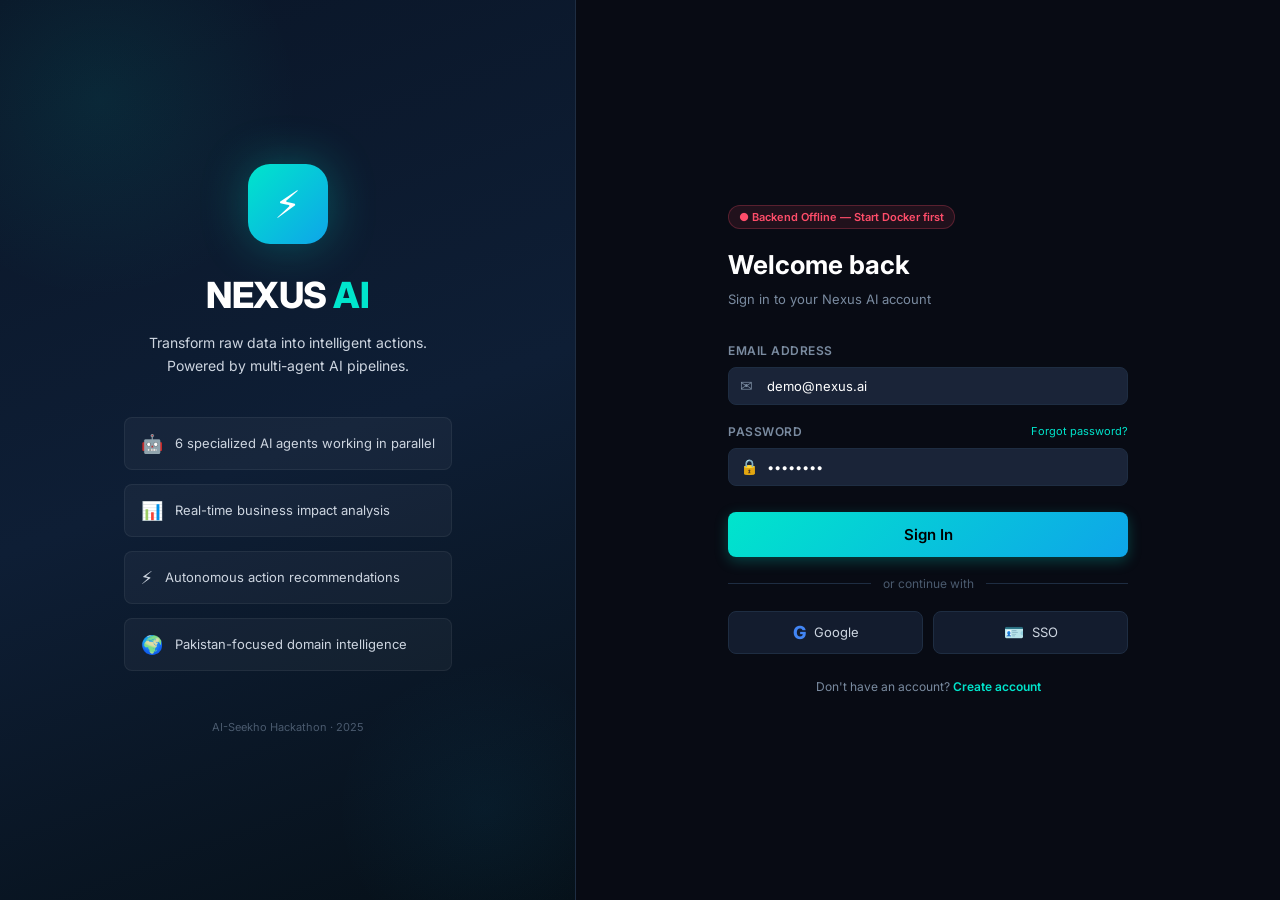
<file: nexus_web/index.html>
<!DOCTYPE html>
<html lang="en">
<head>
  <meta charset="UTF-8">
  <meta name="viewport" content="width=device-width, initial-scale=1.0">
  <meta name="description" content="Nexus AI — AI-powered business intelligence platform">
  <title>Nexus AI — Sign In</title>
  <link rel="preconnect" href="https://fonts.googleapis.com">
  <link href="https://fonts.googleapis.com/css2?family=Inter:wght@400;500;600;700;800&display=swap" rel="stylesheet">
  <link rel="stylesheet" href="css/app.css">
</head>
<body>

<div class="login-layout">

  <!-- Left: Branding Panel -->
  <div class="login-brand">
    <div class="brand-content">
      <div class="brand-logo-ring">⚡</div>
      <div class="brand-name">NEXUS <span>AI</span></div>
      <div class="brand-tagline">
        Transform raw data into intelligent actions.<br>
        Powered by multi-agent AI pipelines.
      </div>

      <div class="brand-features">
        <div class="brand-feature">
          <span class="brand-feature-icon">🤖</span>
          <span>6 specialized AI agents working in parallel</span>
        </div>
        <div class="brand-feature">
          <span class="brand-feature-icon">📊</span>
          <span>Real-time business impact analysis</span>
        </div>
        <div class="brand-feature">
          <span class="brand-feature-icon">⚡</span>
          <span>Autonomous action recommendations</span>
        </div>
        <div class="brand-feature">
          <span class="brand-feature-icon">🌍</span>
          <span>Pakistan-focused domain intelligence</span>
        </div>
      </div>

      <div style="margin-top:48px;font-size:11px;color:var(--text4);">
        AI-Seekho Hackathon · 2025
      </div>
    </div>
  </div>

  <!-- Right: Login Form -->
  <div class="login-form-panel">
    <div class="login-form-box">

      <div id="backend-pill" class="badge badge-gray mb-16" style="display:inline-flex;">
        ⏳ Checking backend…
      </div>

      <h1 class="login-form-title">Welcome back</h1>
      <p class="login-form-sub">Sign in to your Nexus AI account</p>

      <div id="login-error" class="alert alert-error hidden">
        <span>⚠</span><span id="login-error-msg">Invalid credentials.</span>
      </div>

      <div class="form-group">
        <label class="form-label">Email Address</label>
        <div class="input-with-icon">
          <span class="input-icon">✉</span>
          <input id="email" type="email" class="input" placeholder="you@company.com" value="demo@nexus.ai">
        </div>
      </div>

      <div class="form-group">
        <div class="flex justify-between items-center mb-8" style="margin-bottom:7px;">
          <label class="form-label" style="margin-bottom:0;">Password</label>
          <a href="#" style="font-size:11px;color:var(--primary);">Forgot password?</a>
        </div>
        <div class="input-with-icon">
          <span class="input-icon">🔒</span>
          <input id="password" type="password" class="input" placeholder="••••••••" value="demo1234">
        </div>
      </div>

      <button id="signin-btn" class="btn btn-primary btn-full btn-lg mt-8" onclick="handleLogin()">
        <span id="btn-text">Sign In</span>
      </button>

      <div class="divider-or">or continue with</div>

      <div class="social-row">
        <button class="social-btn" onclick="handleLogin()">
          <span style="font-size:18px;font-weight:800;color:#4285f4;">G</span> Google
        </button>
        <button class="social-btn" onclick="handleLogin()">
          <span style="font-size:16px;">🪪</span> SSO
        </button>
      </div>

      <p style="text-align:center;margin-top:24px;font-size:12px;color:var(--text3);">
        Don't have an account?
        <a href="signup.html" style="color:var(--primary);font-weight:600;">Create account</a>
      </p>
    </div>
  </div>

</div>

<script src="js/state.js"></script>
<script src="js/api.js"></script>
<script>
  // Check backend status
  window.addEventListener('load', async () => {
    const pill = document.getElementById('backend-pill');
    const ok = await Api.ping();
    if (ok) {
      pill.className = 'badge badge-green mb-16';
      pill.innerHTML = '● Backend Connected';
    } else {
      pill.className = 'badge badge-red mb-16';
      pill.innerHTML = '● Backend Offline — Start Docker first';
    }
    pill.style.display = 'inline-flex';
  });

  async function handleLogin() {
    const email = document.getElementById('email').value.trim();
    const pass  = document.getElementById('password').value.trim();
    const btn   = document.getElementById('signin-btn');
    const errEl = document.getElementById('login-error');

    if (!email || !pass) {
      document.getElementById('login-error-msg').textContent = 'Please enter email and password.';
      errEl.classList.remove('hidden');
      return;
    }
    errEl.classList.add('hidden');
    btn.disabled = true;
    document.getElementById('btn-text').textContent = 'Signing in…';
    await new Promise(r => setTimeout(r, 700));

    const name = email.split('@')[0].replace(/[._]/g, ' ')
      .replace(/\b\w/g, c => c.toUpperCase());
    State.setUser({ name, email });
    window.location.href = 'home.html';
  }

  document.addEventListener('keydown', e => { if (e.key === 'Enter') handleLogin(); });
</script>
</body>
</html>
</file>
<file: nexus_web/css/app.css>
/* ── CSS Variables ─────────────────────────────────────────────── */
:root {
  --bg:          #080B14;
  --surface:     #0E1420;
  --card:        #131C2E;
  --card2:       #1A2438;
  --card3:       #1F2B40;
  --sidebar-bg:  #0A0F1C;
  --primary:     #00E5CC;
  --primary2:    #0EA5E9;
  --blue:        #0EA5E9;
  --blue2:       #38BDF8;
  --indigo:      #6366F1;
  --purple:      #8B5CF6;
  --text:        #FFFFFF;
  --text2:       #CDD5E0;
  --text3:       #7A8BA0;
  --text4:       #4A5A6E;
  --border:      #1E2D42;
  --border-light:#243348;
  --success:     #10D982;
  --error:       #FF4D6A;
  --warning:     #FFB020;
  --teal-glow:   rgba(0,229,204,0.12);
  --card-shadow: 0 4px 16px rgba(0,0,0,0.35);
  --sidebar-w:   240px;
  --topbar-h:    64px;
  --radius:      12px;
  --radius-sm:   8px;
  --radius-lg:   16px;
}

/* ── Reset ─────────────────────────────────────────────────────── */
*, *::before, *::after { box-sizing: border-box; margin: 0; padding: 0; }
html, body { height: 100%; }
body {
  font-family: 'Inter', system-ui, -apple-system, sans-serif;
  background: var(--bg);
  color: var(--text);
  font-size: 14px;
  line-height: 1.5;
  -webkit-font-smoothing: antialiased;
}
a { text-decoration: none; color: inherit; }
button { cursor: pointer; border: none; background: none; font-family: inherit; }
input, textarea, select { font-family: inherit; }
ul { list-style: none; }

/* ── App Layout (sidebar + main) ───────────────────────────────── */
.app-layout {
  display: flex;
  min-height: 100vh;
}

/* ── Sidebar ───────────────────────────────────────────────────── */
.sidebar {
  width: var(--sidebar-w);
  background: var(--sidebar-bg);
  border-right: 1px solid var(--border);
  display: flex;
  flex-direction: column;
  position: fixed;
  top: 0; left: 0; bottom: 0;
  z-index: 50;
  overflow-y: auto;
}
.sidebar-logo {
  padding: 24px 20px 16px;
  border-bottom: 1px solid var(--border);
  flex-shrink: 0;
}
.logo-mark {
  display: flex;
  align-items: center;
  gap: 10px;
}
.logo-icon {
  width: 36px; height: 36px;
  background: linear-gradient(135deg, var(--primary), var(--primary2));
  border-radius: 10px;
  display: flex;
  align-items: center;
  justify-content: center;
  font-size: 18px;
  flex-shrink: 0;
  box-shadow: 0 0 16px rgba(0,229,204,0.25);
}
.logo-text { font-size: 18px; font-weight: 700; }
.logo-text span { color: var(--primary); }
.logo-sub { font-size: 10px; color: var(--text3); margin-top: 2px; letter-spacing: 0.5px; }

.sidebar-section-label {
  font-size: 10px;
  font-weight: 600;
  color: var(--text4);
  letter-spacing: 1.2px;
  text-transform: uppercase;
  padding: 16px 20px 6px;
}
.sidebar-nav { flex: 1; padding: 8px 12px; }
.nav-link {
  display: flex;
  align-items: center;
  gap: 10px;
  padding: 10px 12px;
  border-radius: var(--radius-sm);
  color: var(--text3);
  font-size: 13px;
  font-weight: 500;
  cursor: pointer;
  transition: all 0.15s;
  margin-bottom: 2px;
}
.nav-link:hover { background: var(--card); color: var(--text2); }
.nav-link.active {
  background: rgba(0,229,204,0.1);
  color: var(--primary);
  border: 1px solid rgba(0,229,204,0.15);
}
.nav-icon { font-size: 16px; width: 20px; text-align: center; flex-shrink: 0; }
.nav-badge {
  margin-left: auto;
  background: var(--primary);
  color: #000;
  font-size: 9px;
  font-weight: 700;
  padding: 2px 6px;
  border-radius: 10px;
}

.sidebar-footer {
  padding: 16px;
  border-top: 1px solid var(--border);
  flex-shrink: 0;
}
.user-pill {
  display: flex;
  align-items: center;
  gap: 10px;
  padding: 10px 12px;
  background: var(--card);
  border: 1px solid var(--border);
  border-radius: var(--radius-sm);
  cursor: pointer;
  transition: border-color 0.15s;
}
.user-pill:hover { border-color: var(--border-light); }
.user-avatar {
  width: 32px; height: 32px;
  background: linear-gradient(135deg, var(--primary), var(--primary2));
  border-radius: 8px;
  display: flex;
  align-items: center;
  justify-content: center;
  font-size: 13px;
  font-weight: 700;
  color: #000;
  flex-shrink: 0;
}
.user-info { flex: 1; min-width: 0; }
.user-name  { font-size: 12px; font-weight: 600; overflow: hidden; text-overflow: ellipsis; white-space: nowrap; }
.user-role  { font-size: 10px; color: var(--text3); }

/* ── Main Wrapper ──────────────────────────────────────────────── */
.main-wrapper {
  margin-left: var(--sidebar-w);
  flex: 1;
  display: flex;
  flex-direction: column;
  min-height: 100vh;
}

/* ── Top Bar ───────────────────────────────────────────────────── */
.topbar {
  height: var(--topbar-h);
  background: var(--surface);
  border-bottom: 1px solid var(--border);
  display: flex;
  align-items: center;
  padding: 0 32px;
  gap: 16px;
  position: sticky;
  top: 0;
  z-index: 40;
  flex-shrink: 0;
}
.topbar-title h1 { font-size: 18px; font-weight: 700; }
.topbar-title p  { font-size: 12px; color: var(--text3); }
.topbar-actions { margin-left: auto; display: flex; align-items: center; gap: 12px; }

.breadcrumb {
  display: flex;
  align-items: center;
  gap: 6px;
  font-size: 12px;
  color: var(--text3);
}
.breadcrumb a { color: var(--text3); }
.breadcrumb a:hover { color: var(--primary); }
.breadcrumb .sep { color: var(--text4); }
.breadcrumb .current { color: var(--text); font-weight: 500; }

/* ── Page Content ──────────────────────────────────────────────── */
.page-content {
  flex: 1;
  padding: 32px;
  overflow-y: auto;
}

/* ── Stats Grid ────────────────────────────────────────────────── */
.stats-grid {
  display: grid;
  grid-template-columns: repeat(4, 1fr);
  gap: 16px;
  margin-bottom: 28px;
}
.metric-card {
  background: var(--card);
  border: 1px solid var(--border);
  border-radius: var(--radius);
  padding: 20px 22px;
  box-shadow: var(--card-shadow);
  transition: border-color 0.2s;
}
.metric-card:hover { border-color: var(--border-light); }
.metric-icon {
  width: 40px; height: 40px;
  border-radius: 10px;
  display: flex;
  align-items: center;
  justify-content: center;
  font-size: 18px;
  margin-bottom: 12px;
}
.metric-value {
  font-size: 28px;
  font-weight: 700;
  line-height: 1;
  margin-bottom: 4px;
}
.metric-label { font-size: 12px; color: var(--text3); }
.metric-delta {
  font-size: 11px;
  margin-top: 6px;
  display: flex;
  align-items: center;
  gap: 3px;
}
.delta-up   { color: var(--success); }
.delta-down { color: var(--error); }

/* ── Content Grid ──────────────────────────────────────────────── */
.content-grid {
  display: grid;
  grid-template-columns: 1fr 1fr;
  gap: 20px;
}
.content-grid-3 {
  display: grid;
  grid-template-columns: 1fr 1fr 1fr;
  gap: 20px;
}
.col-span-2 { grid-column: span 2; }
.col-wide {
  display: grid;
  grid-template-columns: 2fr 1fr;
  gap: 20px;
}
.col-wider {
  display: grid;
  grid-template-columns: 3fr 2fr;
  gap: 20px;
}

/* ── Card ──────────────────────────────────────────────────────── */
.card {
  background: var(--card);
  border: 1px solid var(--border);
  border-radius: var(--radius);
  padding: 20px 22px;
  box-shadow: var(--card-shadow);
}
.card-sm  { padding: 14px 16px; }
.card-elevated { background: var(--card2); }
.card-glow {
  border-color: rgba(0,229,204,0.3);
  box-shadow: 0 0 24px var(--teal-glow), var(--card-shadow);
}
.card-header {
  display: flex;
  align-items: center;
  justify-content: space-between;
  margin-bottom: 16px;
}
.card-title { font-size: 14px; font-weight: 600; }
.card-subtitle { font-size: 12px; color: var(--text3); margin-top: 2px; }

/* ── Table ─────────────────────────────────────────────────────── */
.data-table { width: 100%; border-collapse: collapse; }
.data-table th {
  text-align: left;
  font-size: 11px;
  font-weight: 600;
  color: var(--text4);
  letter-spacing: 0.8px;
  text-transform: uppercase;
  padding: 10px 16px;
  border-bottom: 1px solid var(--border);
  background: var(--surface);
}
.data-table td {
  padding: 12px 16px;
  font-size: 13px;
  border-bottom: 1px solid var(--border);
  color: var(--text2);
}
.data-table tr:last-child td { border-bottom: none; }
.data-table tr:hover td { background: rgba(255,255,255,0.02); }
.data-table .link-cell { color: var(--blue2); cursor: pointer; }
.data-table .link-cell:hover { text-decoration: underline; }

/* ── Buttons ───────────────────────────────────────────────────── */
.btn {
  display: inline-flex;
  align-items: center;
  justify-content: center;
  gap: 7px;
  padding: 10px 20px;
  border-radius: var(--radius-sm);
  font-size: 13px;
  font-weight: 600;
  cursor: pointer;
  transition: opacity 0.15s, transform 0.1s;
  border: none;
  white-space: nowrap;
}
.btn:active:not(:disabled) { transform: scale(0.98); }
.btn:disabled { opacity: 0.4; cursor: not-allowed; }
.btn-primary {
  background: linear-gradient(135deg, var(--primary), var(--primary2));
  color: #000;
  box-shadow: 0 4px 14px rgba(0,229,204,0.25);
}
.btn-primary:hover:not(:disabled) { opacity: 0.9; }
.btn-secondary {
  background: var(--card2);
  color: var(--text2);
  border: 1px solid var(--border);
}
.btn-secondary:hover:not(:disabled) { border-color: var(--border-light); color: var(--text); }
.btn-outline {
  background: transparent;
  color: var(--primary);
  border: 1px solid rgba(0,229,204,0.4);
}
.btn-outline:hover:not(:disabled) { background: var(--teal-glow); }
.btn-danger {
  background: rgba(255,77,106,0.1);
  color: var(--error);
  border: 1px solid rgba(255,77,106,0.35);
}
.btn-danger:hover:not(:disabled) { background: rgba(255,77,106,0.18); }
.btn-sm { padding: 7px 14px; font-size: 12px; }
.btn-lg { padding: 13px 28px; font-size: 15px; }
.btn-icon { padding: 8px; border-radius: var(--radius-sm); }
.btn-full { width: 100%; }

/* ── Form Elements ─────────────────────────────────────────────── */
.form-group { margin-bottom: 18px; }
.form-label {
  display: block;
  font-size: 12px;
  font-weight: 600;
  color: var(--text3);
  letter-spacing: 0.5px;
  margin-bottom: 7px;
  text-transform: uppercase;
}
.input {
  width: 100%;
  background: var(--card2);
  border: 1px solid var(--border);
  border-radius: var(--radius-sm);
  padding: 10px 14px;
  color: var(--text);
  font-size: 13px;
  outline: none;
  transition: border-color 0.15s;
}
.input:focus { border-color: var(--primary); box-shadow: 0 0 0 3px rgba(0,229,204,0.08); }
.input::placeholder { color: var(--text4); }
.textarea { resize: vertical; min-height: 120px; }
.input-with-icon { position: relative; }
.input-with-icon .input { padding-left: 38px; }
.input-icon {
  position: absolute;
  left: 12px; top: 50%;
  transform: translateY(-50%);
  color: var(--text3); font-size: 15px;
  pointer-events: none;
}

/* ── Badges ────────────────────────────────────────────────────── */
.badge {
  display: inline-flex;
  align-items: center;
  gap: 4px;
  padding: 3px 10px;
  border-radius: 20px;
  font-size: 11px;
  font-weight: 600;
}
.badge-teal   { background: rgba(0,229,204,0.1);   color: var(--primary); border: 1px solid rgba(0,229,204,0.25); }
.badge-blue   { background: rgba(14,165,233,0.1);  color: var(--blue2);   border: 1px solid rgba(14,165,233,0.25); }
.badge-green  { background: rgba(16,217,130,0.1);  color: var(--success); border: 1px solid rgba(16,217,130,0.25); }
.badge-red    { background: rgba(255,77,106,0.1);  color: var(--error);   border: 1px solid rgba(255,77,106,0.25); }
.badge-warn   { background: rgba(255,176,32,0.1);  color: var(--warning); border: 1px solid rgba(255,176,32,0.25); }
.badge-purple { background: rgba(139,92,246,0.1);  color: var(--purple);  border: 1px solid rgba(139,92,246,0.25); }
.badge-gray   { background: rgba(122,139,160,0.1); color: var(--text3);   border: 1px solid rgba(122,139,160,0.2); }

/* ── Input Type Cards (Analyze page) ───────────────────────────── */
.input-type-grid {
  display: grid;
  grid-template-columns: repeat(4, 1fr);
  gap: 12px;
  margin-bottom: 22px;
}
.input-type-card {
  background: var(--card);
  border: 1px solid var(--border);
  border-radius: var(--radius);
  padding: 20px 14px;
  display: flex;
  flex-direction: column;
  align-items: center;
  gap: 10px;
  cursor: pointer;
  transition: all 0.15s;
  text-align: center;
}
.input-type-card:hover { border-color: var(--border-light); background: var(--card2); }
.input-type-card.active { border-color: var(--primary); background: rgba(0,229,204,0.06); }
.input-type-icon {
  width: 48px; height: 48px;
  border-radius: 14px;
  display: flex; align-items: center; justify-content: center;
  font-size: 22px;
}
.input-type-label { font-size: 12px; font-weight: 600; color: var(--text2); }
.input-type-card.active .input-type-label { color: var(--text); }

/* ── Domain Chips ──────────────────────────────────────────────── */
.domain-chips { display: flex; flex-wrap: wrap; gap: 8px; }
.domain-chip {
  display: flex; align-items: center; gap: 6px;
  padding: 7px 16px;
  background: var(--card);
  border: 1px solid var(--border);
  border-radius: 20px;
  font-size: 12px; font-weight: 500;
  color: var(--text3);
  cursor: pointer;
  transition: all 0.15s;
}
.domain-chip:hover { border-color: var(--border-light); color: var(--text2); }
.domain-chip.active { border-color: var(--primary); color: var(--primary); background: rgba(0,229,204,0.08); }

/* ── Toggle ────────────────────────────────────────────────────── */
.toggle { position: relative; width: 40px; height: 22px; flex-shrink: 0; }
.toggle input { opacity: 0; width: 0; height: 0; }
.toggle-slider {
  position: absolute; inset: 0;
  background: var(--border-light);
  border-radius: 22px; cursor: pointer;
  transition: background 0.2s;
}
.toggle-slider::before {
  content: '';
  position: absolute;
  width: 16px; height: 16px;
  left: 3px; top: 3px;
  background: var(--text3);
  border-radius: 50%;
  transition: all 0.2s;
}
.toggle input:checked + .toggle-slider { background: var(--blue); }
.toggle input:checked + .toggle-slider::before { transform: translateX(18px); background: #fff; }

/* ── Analysis Option Row ───────────────────────────────────────── */
.option-row {
  display: flex; align-items: center; gap: 12px;
  padding: 13px 16px;
  border-bottom: 1px solid var(--border);
}
.option-row:last-child { border-bottom: none; }
.option-icon { font-size: 18px; width: 24px; text-align: center; flex-shrink: 0; }
.option-info { flex: 1; }
.option-label { font-size: 13px; font-weight: 500; color: var(--text); }
.option-sub   { font-size: 11px; color: var(--text3); margin-top: 2px; }

/* ── File Upload ───────────────────────────────────────────────── */
.upload-zone {
  border: 2px dashed var(--border-light);
  border-radius: var(--radius);
  padding: 40px 24px;
  text-align: center;
  cursor: pointer;
  transition: all 0.2s;
}
.upload-zone:hover { border-color: var(--primary); background: var(--teal-glow); }
.upload-zone-icon { font-size: 40px; margin-bottom: 10px; }
.upload-zone-text { font-size: 14px; color: var(--text2); }
.upload-zone-text span { color: var(--primary); text-decoration: underline; }
.upload-zone-sub  { font-size: 12px; color: var(--text3); margin-top: 6px; }
.file-selected-row {
  display: flex; align-items: center; gap: 12px;
  padding: 14px;
  background: var(--card2);
  border: 1px solid rgba(0,229,204,0.3);
  border-radius: var(--radius);
}
.file-icon-box {
  width: 44px; height: 44px;
  background: var(--card3);
  border-radius: 10px;
  display: flex; align-items: center; justify-content: center;
  font-size: 20px; flex-shrink: 0;
}

/* ── Severity Bar ──────────────────────────────────────────────── */
.sev-track { height: 10px; background: var(--card2); border-radius: 10px; overflow: hidden; }
.sev-fill  { height: 100%; border-radius: 10px; transition: width 0.7s ease; }
.sev-labels {
  display: flex; justify-content: space-between;
  margin-top: 5px; font-size: 10px; color: var(--text4);
}

/* ── Agent Steps ───────────────────────────────────────────────── */
.agent-grid {
  display: grid;
  grid-template-columns: repeat(3, 1fr);
  gap: 12px;
}
.agent-card {
  background: var(--card);
  border: 1px solid var(--border);
  border-radius: var(--radius);
  padding: 16px;
  transition: all 0.3s;
}
.agent-card.active { border-color: var(--primary); background: rgba(0,229,204,0.05); }
.agent-card.done   { border-color: rgba(16,217,130,0.3); background: rgba(16,217,130,0.04); }
.agent-emoji { font-size: 24px; margin-bottom: 8px; }
.agent-name  { font-size: 13px; font-weight: 600; margin-bottom: 3px; }
.agent-model { font-size: 11px; color: var(--text3); margin-bottom: 8px; }
.agent-status-label { font-size: 11px; font-weight: 600; }
.agent-status-label.pending { color: var(--text4); }
.agent-status-label.active  { color: var(--primary); }
.agent-status-label.done    { color: var(--success); }

/* ── Progress Bar ──────────────────────────────────────────────── */
.prog-track {
  height: 6px; background: var(--card2);
  border-radius: 6px; overflow: hidden;
}
.prog-fill {
  height: 100%;
  background: linear-gradient(90deg, var(--primary), var(--primary2));
  border-radius: 6px;
  transition: width 0.5s ease;
}

/* ── Live Log ──────────────────────────────────────────────────── */
.live-log {
  background: #040710;
  border: 1px solid var(--border);
  border-radius: var(--radius-sm);
  padding: 14px;
  height: 240px;
  overflow-y: auto;
  font-family: 'Courier New', monospace;
  font-size: 12px;
  color: var(--primary);
}
.log-line { margin-bottom: 4px; line-height: 1.5; }
.log-ts { color: var(--text4); margin-right: 6px; }

/* ── KPI Grid ──────────────────────────────────────────────────── */
.kpi-row {
  display: grid;
  grid-template-columns: repeat(4, 1fr);
  gap: 12px;
}
.kpi-box {
  background: var(--card2);
  border-radius: var(--radius-sm);
  padding: 14px;
  border: 1px solid var(--border);
}
.kpi-label { font-size: 11px; color: var(--text3); margin-bottom: 6px; }
.kpi-value { font-size: 20px; font-weight: 700; }

/* ── Before / After ────────────────────────────────────────────── */
.ba-grid { display: grid; grid-template-columns: 1fr 1fr; gap: 12px; }
.ba-box  { background: var(--card2); border-radius: var(--radius-sm); padding: 16px; border: 1px solid var(--border); }
.ba-box.before { border-left: 3px solid var(--error); }
.ba-box.after  { border-left: 3px solid var(--success); }
.ba-label { font-size: 10px; font-weight: 700; letter-spacing: 1px; text-transform: uppercase; margin-bottom: 8px; }
.ba-box.before .ba-label { color: var(--error); }
.ba-box.after  .ba-label { color: var(--success); }
.ba-value { font-size: 22px; font-weight: 700; }
.ba-sub   { font-size: 11px; color: var(--text3); margin-top: 4px; }

/* ── Timeline ──────────────────────────────────────────────────── */
.timeline { display: flex; flex-direction: column; }
.tl-item  { display: flex; gap: 14px; }
.tl-line-col { display: flex; flex-direction: column; align-items: center; flex-shrink: 0; width: 20px; }
.tl-dot { width: 12px; height: 12px; border-radius: 50%; background: var(--primary); flex-shrink: 0; margin-top: 3px; }
.tl-connector { width: 2px; flex: 1; background: var(--border); min-height: 24px; }
.tl-item:last-child .tl-connector { display: none; }
.tl-content { flex: 1; padding-bottom: 18px; }
.tl-title { font-size: 13px; font-weight: 600; }
.tl-time  { font-size: 11px; color: var(--text3); margin-top: 3px; }

/* ── Action Card ───────────────────────────────────────────────── */
.action-card {
  background: var(--card);
  border: 1px solid var(--border);
  border-radius: var(--radius);
  padding: 16px;
  margin-bottom: 10px;
  transition: border-color 0.15s;
}
.action-card:hover { border-color: var(--border-light); }
.action-card.top { border-color: rgba(0,229,204,0.3); background: rgba(0,229,204,0.03); }
.action-type { font-size: 10px; font-weight: 700; letter-spacing: 1px; text-transform: uppercase; color: var(--primary); margin-bottom: 6px; }
.action-desc { font-size: 14px; font-weight: 600; margin-bottom: 8px; color: var(--text); }
.action-meta { display: flex; gap: 8px; flex-wrap: wrap; }

/* ── Spinner / Loader ──────────────────────────────────────────── */
.spinner {
  width: 36px; height: 36px;
  border: 3px solid var(--border);
  border-top-color: var(--primary);
  border-radius: 50%;
  animation: spin 0.8s linear infinite;
  margin: 0 auto;
}
@keyframes spin { to { transform: rotate(360deg); } }

.loading-state { text-align: center; padding: 64px 32px; }
.loading-state .label { margin-top: 16px; }

/* ── Success Check ─────────────────────────────────────────────── */
.check-circle {
  width: 72px; height: 72px;
  border-radius: 50%;
  background: rgba(16,217,130,0.12);
  border: 2px solid var(--success);
  display: flex; align-items: center; justify-content: center;
  font-size: 32px; margin: 0 auto 20px;
  animation: popIn 0.4s cubic-bezier(0.175,0.885,0.32,1.275);
}
@keyframes popIn {
  from { transform: scale(0); opacity: 0; }
  to   { transform: scale(1); opacity: 1; }
}

/* ── Alert Box ─────────────────────────────────────────────────── */
.alert {
  padding: 12px 16px;
  border-radius: var(--radius-sm);
  font-size: 13px;
  margin-bottom: 14px;
  display: flex; align-items: flex-start; gap: 10px;
}
.alert-error   { background: rgba(255,77,106,0.08); border: 1px solid rgba(255,77,106,0.3); color: var(--error); }
.alert-success { background: rgba(16,217,130,0.08); border: 1px solid rgba(16,217,130,0.3); color: var(--success); }
.alert-info    { background: rgba(14,165,233,0.08); border: 1px solid rgba(14,165,233,0.3); color: var(--blue2); }

/* ── Tab Bar ───────────────────────────────────────────────────── */
.tab-bar {
  display: flex;
  border-bottom: 1px solid var(--border);
  margin-bottom: 24px;
}
.tab-item {
  padding: 10px 20px;
  font-size: 13px;
  font-weight: 500;
  color: var(--text3);
  cursor: pointer;
  border-bottom: 2px solid transparent;
  transition: all 0.15s;
  margin-bottom: -1px;
}
.tab-item:hover { color: var(--text2); }
.tab-item.active { color: var(--primary); border-bottom-color: var(--primary); }

/* ── Modal / Sheet ─────────────────────────────────────────────── */
.overlay {
  position: fixed; inset: 0;
  background: rgba(0,0,0,0.7);
  z-index: 100;
  display: none;
  align-items: center;
  justify-content: center;
}
.overlay.show { display: flex; }
.modal {
  background: var(--card);
  border: 1px solid var(--border);
  border-radius: var(--radius-lg);
  width: 560px;
  max-height: 80vh;
  display: flex;
  flex-direction: column;
  animation: fadeScale 0.2s ease;
}
@keyframes fadeScale {
  from { opacity: 0; transform: scale(0.95); }
  to   { opacity: 1; transform: scale(1); }
}
.modal-header {
  padding: 18px 22px;
  border-bottom: 1px solid var(--border);
  display: flex; align-items: center; gap: 10px; flex-shrink: 0;
}
.modal-body   { overflow-y: auto; flex: 1; }
.modal-footer { padding: 14px 22px; border-top: 1px solid var(--border); display: flex; gap: 10px; justify-content: flex-end; flex-shrink: 0; }

.sample-item {
  display: flex; align-items: center; gap: 14px;
  padding: 14px 22px;
  cursor: pointer;
  transition: background 0.12s;
  border-bottom: 1px solid var(--border);
}
.sample-item:hover { background: var(--card2); }
.sample-emoji { font-size: 28px; flex-shrink: 0; }
.sample-info  { flex: 1; min-width: 0; }
.sample-title   { font-size: 13px; font-weight: 600; margin-bottom: 3px; }
.sample-preview { font-size: 11px; color: var(--text3); overflow: hidden; text-overflow: ellipsis; white-space: nowrap; }

/* ── Section Label ─────────────────────────────────────────────── */
.section-label {
  font-size: 11px; font-weight: 700;
  color: var(--text3);
  letter-spacing: 1.2px;
  text-transform: uppercase;
  margin-bottom: 12px;
  display: flex; align-items: center; gap: 8px;
}
.section-label::after {
  content: '';
  flex: 1;
  height: 1px;
  background: var(--border);
}

/* ── Login Page ────────────────────────────────────────────────── */
.login-layout {
  display: flex;
  min-height: 100vh;
}
.login-brand {
  width: 45%;
  background: linear-gradient(160deg, #0A1628 0%, #0E1E35 50%, #061018 100%);
  border-right: 1px solid var(--border);
  display: flex;
  flex-direction: column;
  align-items: center;
  justify-content: center;
  padding: 48px;
  position: relative;
  overflow: hidden;
}
.login-brand::before {
  content: '';
  position: absolute;
  width: 400px; height: 400px;
  background: radial-gradient(circle, rgba(0,229,204,0.08) 0%, transparent 70%);
  top: -100px; left: -100px;
}
.login-brand::after {
  content: '';
  position: absolute;
  width: 300px; height: 300px;
  background: radial-gradient(circle, rgba(14,165,233,0.06) 0%, transparent 70%);
  bottom: -60px; right: -60px;
}
.brand-content { position: relative; z-index: 1; text-align: center; }
.brand-logo-ring {
  width: 80px; height: 80px;
  background: linear-gradient(135deg, var(--primary), var(--primary2));
  border-radius: 22px;
  display: flex; align-items: center; justify-content: center;
  font-size: 38px;
  margin: 0 auto 24px;
  box-shadow: 0 0 48px rgba(0,229,204,0.3);
}
.brand-name { font-size: 36px; font-weight: 800; letter-spacing: -0.5px; }
.brand-name span { color: var(--primary); }
.brand-tagline { font-size: 14px; color: var(--text2); margin-top: 10px; line-height: 1.6; }
.brand-features { margin-top: 40px; display: flex; flex-direction: column; gap: 14px; text-align: left; }
.brand-feature {
  display: flex; align-items: center; gap: 12px;
  padding: 12px 16px;
  background: rgba(255,255,255,0.04);
  border: 1px solid rgba(255,255,255,0.06);
  border-radius: var(--radius-sm);
  font-size: 13px; color: var(--text2);
}
.brand-feature-icon { font-size: 18px; flex-shrink: 0; }

.login-form-panel {
  flex: 1;
  display: flex;
  flex-direction: column;
  align-items: center;
  justify-content: center;
  padding: 48px;
  background: var(--bg);
}
.login-form-box { width: 100%; max-width: 400px; }
.login-form-title { font-size: 26px; font-weight: 700; margin-bottom: 6px; }
.login-form-sub   { font-size: 13px; color: var(--text3); margin-bottom: 32px; }

.divider-or {
  display: flex; align-items: center; gap: 12px;
  font-size: 12px; color: var(--text4); margin: 18px 0;
}
.divider-or::before, .divider-or::after {
  content: ''; flex: 1; height: 1px; background: var(--border);
}
.social-row { display: flex; gap: 10px; }
.social-btn {
  flex: 1;
  display: flex; align-items: center; justify-content: center; gap: 8px;
  padding: 10px; background: var(--card);
  border: 1px solid var(--border);
  border-radius: var(--radius-sm);
  font-size: 13px; color: var(--text2);
  cursor: pointer; transition: border-color 0.15s;
}
.social-btn:hover { border-color: var(--border-light); }

/* ── Gradient Text ─────────────────────────────────────────────── */
.gradient-text {
  background: linear-gradient(135deg, var(--primary), var(--primary2));
  -webkit-background-clip: text;
  -webkit-text-fill-color: transparent;
  background-clip: text;
}

/* ── Utility ───────────────────────────────────────────────────── */
.hidden  { display: none !important; }
.flex    { display: flex; }
.flex-col{ flex-direction: column; }
.items-center { align-items: center; }
.justify-between { justify-content: space-between; }
.justify-end     { justify-content: flex-end; }
.gap-8  { gap: 8px; }
.gap-12 { gap: 12px; }
.gap-16 { gap: 16px; }
.mt-6   { margin-top: 6px; }
.mt-8   { margin-top: 8px; }
.mt-12  { margin-top: 12px; }
.mt-16  { margin-top: 16px; }
.mt-24  { margin-top: 24px; }
.mb-6   { margin-bottom: 6px; }
.mb-8   { margin-bottom: 8px; }
.mb-12  { margin-bottom: 12px; }
.mb-16  { margin-bottom: 16px; }
.mb-24  { margin-bottom: 24px; }
.w-full { width: 100%; }
.text-center { text-align: center; }
.truncate { overflow: hidden; text-overflow: ellipsis; white-space: nowrap; }
.text-muted { color: var(--text3); }
.text-sm    { font-size: 12px; }
.font-600   { font-weight: 600; }
.font-700   { font-weight: 700; }

/* ── Scrollbars ────────────────────────────────────────────────── */
::-webkit-scrollbar { width: 5px; height: 5px; }
::-webkit-scrollbar-track { background: transparent; }
::-webkit-scrollbar-thumb { background: var(--border); border-radius: 4px; }
* { scrollbar-width: thin; scrollbar-color: var(--border) transparent; }
</file>
